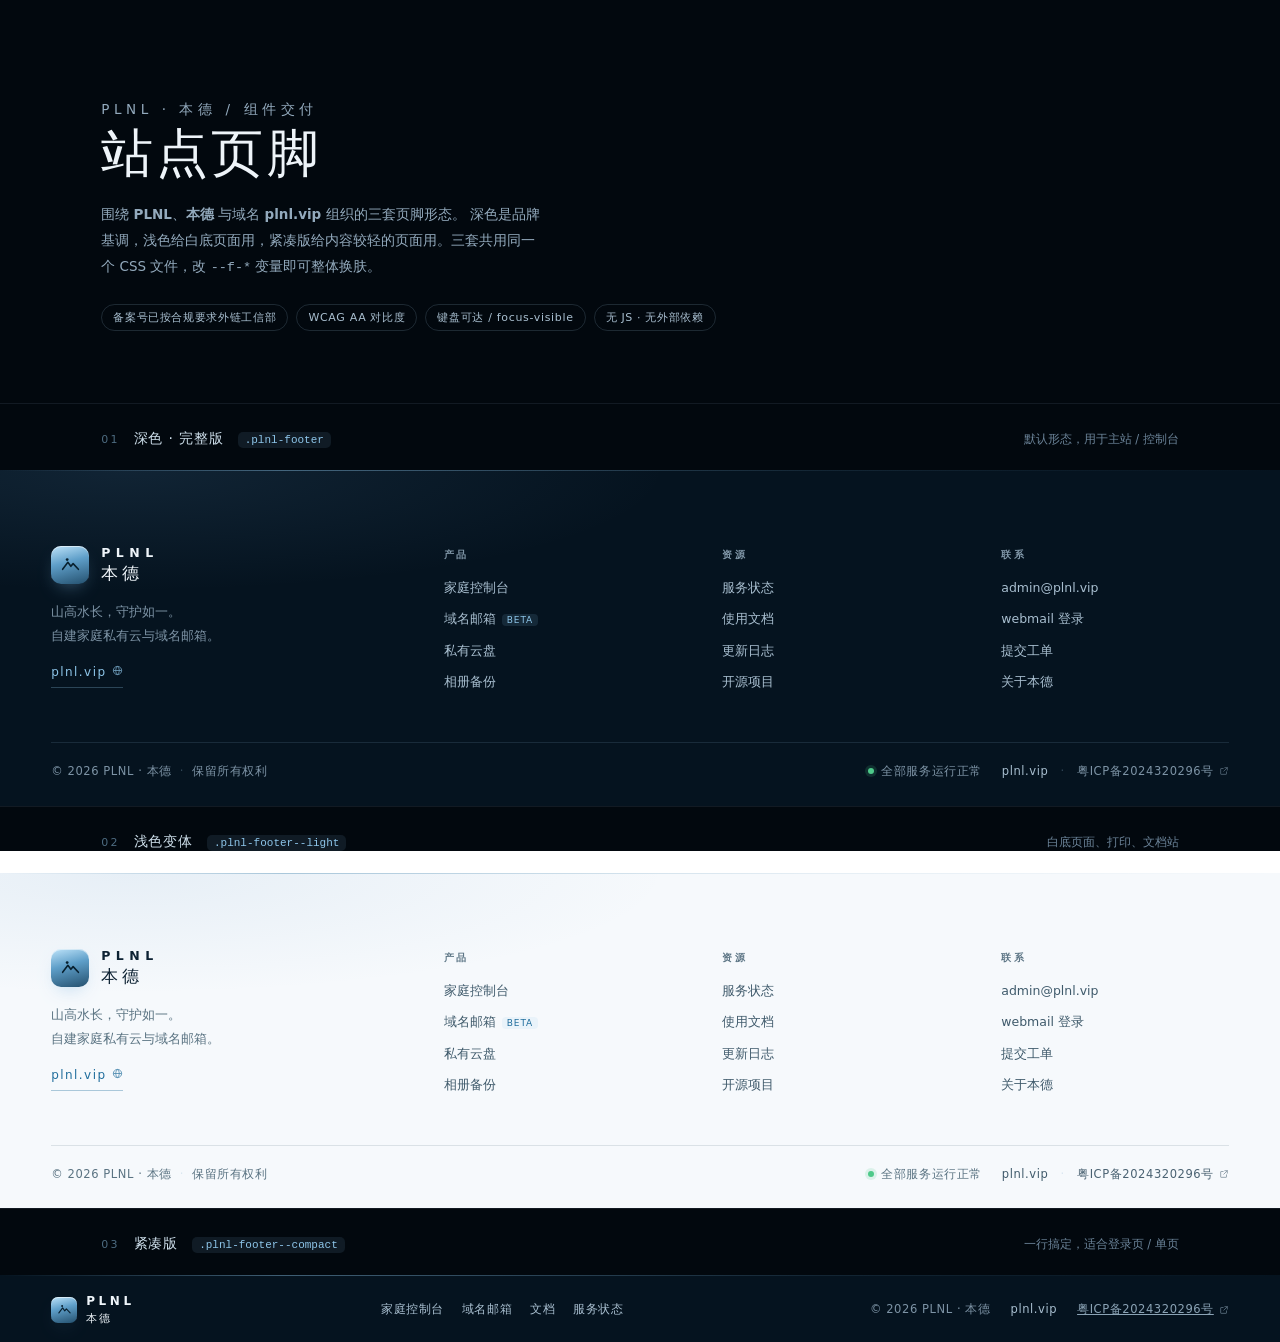
<file: footer/index.html>
<!DOCTYPE html>
<html lang="zh-CN">
<head>
<meta charset="UTF-8" />
<meta name="viewport" content="width=device-width, initial-scale=1" />
<title>PLNL · 本德 — 页脚组件</title>
<link rel="stylesheet" href="footer.css" />
<style>
  *,*::before,*::after{box-sizing:border-box}
  body{
    margin:0;background:#02080e;color:#eef4f9;
    font-family:"Inter","PingFang SC","Hiragino Sans GB","Microsoft YaHei",system-ui,sans-serif;
    -webkit-font-smoothing:antialiased;
  }
  /* ---- 交付页自己的排版，与被交付的页脚无关 ---- */
  .spec-head{
    max-width:1180px;margin:0 auto;
    padding:clamp(48px,8vw,96px) clamp(20px,4vw,56px) clamp(32px,5vw,56px);
  }
  .spec-kicker{
    margin:0 0 14px;font-size:10.5px;letter-spacing:.34em;text-transform:uppercase;color:#5d7b8f;
  }
  .spec-head h1{
    margin:0 0 14px;font-family:"Songti SC","Noto Serif SC",Georgia,serif;
    font-size:clamp(30px,4.4vw,52px);font-weight:500;letter-spacing:.06em;line-height:1.24;
  }
  .spec-head p{max-width:52ch;margin:0;font-size:13.5px;line-height:1.95;color:#93aabd}
  .spec-tags{display:flex;flex-wrap:wrap;gap:8px;margin-top:22px;padding:0;list-style:none}
  .spec-tags li{
    padding:5px 11px;border-radius:999px;border:1px solid rgba(152,188,216,.18);
    font-size:11px;letter-spacing:.06em;color:#a9bfd0;
  }

  .spec-sec{position:relative;border-top:1px solid rgba(152,188,216,.10)}
  .spec-sec__bar{
    display:flex;align-items:baseline;gap:14px;flex-wrap:wrap;
    max-width:1180px;margin:0 auto;padding:26px clamp(20px,4vw,56px) 0;
  }
  .spec-sec__num{
    font-size:11px;letter-spacing:.2em;color:#4d6b80;
  }
  .spec-sec__bar h2{
    margin:0;font-size:14px;font-weight:500;letter-spacing:.06em;color:#cfe0ec;
  }
  .spec-sec__bar code{
    padding:2px 7px;border-radius:5px;background:rgba(142,198,234,.10);
    font-size:11px;color:#8ec6ea;
  }
  .spec-sec__note{margin:0 0 0 auto;font-size:11.5px;color:#6b8398}
  .spec-stage{padding-top:22px}
  .spec-stage--light{background:#ffffff}

  @media (max-width:640px){
    .spec-sec__note{margin-left:0;width:100%}
  }
</style>
</head>
<body>

<header class="spec-head">
  <p class="spec-kicker">PLNL · 本德 / 组件交付</p>
  <h1>站点页脚</h1>
  <p>
    围绕 <strong>PLNL</strong>、<strong>本德</strong> 与域名 <strong>plnl.vip</strong> 组织的三套页脚形态。
    深色是品牌基调，浅色给白底页面用，紧凑版给内容较轻的页面用。三套共用同一个 CSS 文件，改 <code>--f-*</code> 变量即可整体换肤。
  </p>
  <ul class="spec-tags">
    <li>备案号已按合规要求外链工信部</li>
    <li>WCAG AA 对比度</li>
    <li>键盘可达 / focus-visible</li>
    <li>无 JS · 无外部依赖</li>
  </ul>
</header>

<section class="spec-sec">
  <div class="spec-sec__bar">
    <span class="spec-sec__num">01</span>
    <h2>深色 · 完整版</h2>
    <code>.plnl-footer</code>
    <p class="spec-sec__note">默认形态，用于主站 / 控制台</p>
  </div>
  <div class="spec-stage">
<!-- ============================================================
     PLNL · 本德 — 页脚（完整版）
     用法：整段贴到页面底部，或用 <iframe> / 组件化方式引入
     配色：改 footer.css 顶部 --f-* 变量即可
     ============================================================ -->
<footer class="plnl-footer">

  <div class="plnl-footer__inner">

    <!-- 品牌区 -->
    <div class="plnl-brand-block">
      <a class="plnl-brand" href="https://plnl.vip" aria-label="PLNL 本德 · 返回首页">
        <span class="plnl-brand__mark" aria-hidden="true">
          <svg viewBox="0 0 24 24" fill="none">
            <path d="M3 17.5 9 9.5l3.4 4.6L15 11l6 6.5" stroke="#08202f" stroke-width="1.8"
                  stroke-linecap="round" stroke-linejoin="round"/>
            <circle cx="8.2" cy="6.4" r="1.6" fill="#08202f"/>
          </svg>
        </span>
        <span class="plnl-brand__text">
          <span class="plnl-brand__word">PLNL</span>
          <span class="plnl-brand__cn">本德</span>
        </span>
      </a>

      <p class="plnl-brand__tagline">
        山高水长，守护如一。<br />自建家庭私有云与域名邮箱。
      </p>

      <a class="plnl-domain" href="https://plnl.vip" rel="noopener">
        plnl.vip
        <svg viewBox="0 0 24 24" fill="none" stroke="currentColor" stroke-width="1.8" aria-hidden="true">
          <circle cx="12" cy="12" r="9"/><path d="M3 12h18"/>
          <path d="M12 3c2.5 2.6 3.8 5.6 3.8 9s-1.3 6.4-3.8 9c-2.5-2.6-3.8-5.6-3.8-9S9.5 5.6 12 3Z"/>
        </svg>
      </a>
    </div>

    <!-- 产品 -->
    <nav class="plnl-col" aria-labelledby="plnl-f-product">
      <h2 class="plnl-col__title" id="plnl-f-product">产品</h2>
      <ul>
        <li><a href="https://plnl.vip">家庭控制台</a></li>
        <li><a href="https://mail.plnl.vip">域名邮箱<span class="is-beta">BETA</span></a></li>
        <li><a href="https://plnl.vip">私有云盘</a></li>
        <li><a href="https://plnl.vip">相册备份</a></li>
      </ul>
    </nav>

    <!-- 资源 -->
    <nav class="plnl-col" aria-labelledby="plnl-f-docs">
      <h2 class="plnl-col__title" id="plnl-f-docs">资源</h2>
      <ul>
        <li><a href="https://plnl.vip">服务状态</a></li>
        <li><a href="https://plnl.vip">使用文档</a></li>
        <li><a href="https://plnl.vip">更新日志</a></li>
        <li><a href="https://github.com/plnl/NameCraneLogin" target="_blank" rel="noopener noreferrer">开源项目</a></li>
      </ul>
    </nav>

    <!-- 联系 -->
    <nav class="plnl-col" aria-labelledby="plnl-f-contact">
      <h2 class="plnl-col__title" id="plnl-f-contact">联系</h2>
      <ul>
        <li><a href="mailto:admin@plnl.vip">admin@plnl.vip</a></li>
        <li><a href="https://mail.plnl.vip">webmail 登录</a></li>
        <li><a href="https://plnl.vip">提交工单</a></li>
        <li><a href="https://plnl.vip">关于本德</a></li>
      </ul>
    </nav>

  </div>

  <!-- 底部条：版权 / 服务状态 / 域名 + 备案 -->
  <div class="plnl-footer__bar">
    <p>© 2026 PLNL · 本德<span class="sep" aria-hidden="true">·</span>保留所有权利</p>

    <div class="plnl-bar__meta">
      <p class="plnl-status">
        <span class="plnl-status__dot" aria-hidden="true"></span>全部服务运行正常
      </p>
      <p>
        <a href="https://plnl.vip">plnl.vip</a>
        <span class="sep" aria-hidden="true">·</span>
        <a class="plnl-icp" href="https://beian.miit.gov.cn/" target="_blank" rel="noopener noreferrer">
          粤ICP备2024320296号
          <svg viewBox="0 0 24 24" fill="none" stroke="currentColor" stroke-width="2" aria-hidden="true">
            <path d="M14 4h6v6M20 4l-8.5 8.5" stroke-linecap="round" stroke-linejoin="round"/>
            <path d="M18 14v5a1 1 0 0 1-1 1H5a1 1 0 0 1-1-1V7a1 1 0 0 1 1-1h5" stroke-linecap="round"/>
          </svg>
        </a>
      </p>
    </div>
  </div>

</footer>
  </div>
</section>

<section class="spec-sec">
  <div class="spec-sec__bar">
    <span class="spec-sec__num">02</span>
    <h2>浅色变体</h2>
    <code>.plnl-footer--light</code>
    <p class="spec-sec__note">白底页面、打印、文档站</p>
  </div>
  <div class="spec-stage spec-stage--light">
<!-- ============================================================
     PLNL · 本德 — 页脚（完整版）
     用法：整段贴到页面底部，或用 <iframe> / 组件化方式引入
     配色：改 footer.css 顶部 --f-* 变量即可
     ============================================================ -->
<footer class="plnl-footer plnl-footer--light">

  <div class="plnl-footer__inner">

    <!-- 品牌区 -->
    <div class="plnl-brand-block">
      <a class="plnl-brand" href="https://plnl.vip" aria-label="PLNL 本德 · 返回首页">
        <span class="plnl-brand__mark" aria-hidden="true">
          <svg viewBox="0 0 24 24" fill="none">
            <path d="M3 17.5 9 9.5l3.4 4.6L15 11l6 6.5" stroke="#08202f" stroke-width="1.8"
                  stroke-linecap="round" stroke-linejoin="round"/>
            <circle cx="8.2" cy="6.4" r="1.6" fill="#08202f"/>
          </svg>
        </span>
        <span class="plnl-brand__text">
          <span class="plnl-brand__word">PLNL</span>
          <span class="plnl-brand__cn">本德</span>
        </span>
      </a>

      <p class="plnl-brand__tagline">
        山高水长，守护如一。<br />自建家庭私有云与域名邮箱。
      </p>

      <a class="plnl-domain" href="https://plnl.vip" rel="noopener">
        plnl.vip
        <svg viewBox="0 0 24 24" fill="none" stroke="currentColor" stroke-width="1.8" aria-hidden="true">
          <circle cx="12" cy="12" r="9"/><path d="M3 12h18"/>
          <path d="M12 3c2.5 2.6 3.8 5.6 3.8 9s-1.3 6.4-3.8 9c-2.5-2.6-3.8-5.6-3.8-9S9.5 5.6 12 3Z"/>
        </svg>
      </a>
    </div>

    <!-- 产品 -->
    <nav class="plnl-col" aria-labelledby="plnl-f-product">
      <h2 class="plnl-col__title" id="plnl-f-product">产品</h2>
      <ul>
        <li><a href="https://plnl.vip">家庭控制台</a></li>
        <li><a href="https://mail.plnl.vip">域名邮箱<span class="is-beta">BETA</span></a></li>
        <li><a href="https://plnl.vip">私有云盘</a></li>
        <li><a href="https://plnl.vip">相册备份</a></li>
      </ul>
    </nav>

    <!-- 资源 -->
    <nav class="plnl-col" aria-labelledby="plnl-f-docs">
      <h2 class="plnl-col__title" id="plnl-f-docs">资源</h2>
      <ul>
        <li><a href="https://plnl.vip">服务状态</a></li>
        <li><a href="https://plnl.vip">使用文档</a></li>
        <li><a href="https://plnl.vip">更新日志</a></li>
        <li><a href="https://github.com/plnl/NameCraneLogin" target="_blank" rel="noopener noreferrer">开源项目</a></li>
      </ul>
    </nav>

    <!-- 联系 -->
    <nav class="plnl-col" aria-labelledby="plnl-f-contact">
      <h2 class="plnl-col__title" id="plnl-f-contact">联系</h2>
      <ul>
        <li><a href="mailto:admin@plnl.vip">admin@plnl.vip</a></li>
        <li><a href="https://mail.plnl.vip">webmail 登录</a></li>
        <li><a href="https://plnl.vip">提交工单</a></li>
        <li><a href="https://plnl.vip">关于本德</a></li>
      </ul>
    </nav>

  </div>

  <!-- 底部条：版权 / 服务状态 / 域名 + 备案 -->
  <div class="plnl-footer__bar">
    <p>© 2026 PLNL · 本德<span class="sep" aria-hidden="true">·</span>保留所有权利</p>

    <div class="plnl-bar__meta">
      <p class="plnl-status">
        <span class="plnl-status__dot" aria-hidden="true"></span>全部服务运行正常
      </p>
      <p>
        <a href="https://plnl.vip">plnl.vip</a>
        <span class="sep" aria-hidden="true">·</span>
        <a class="plnl-icp" href="https://beian.miit.gov.cn/" target="_blank" rel="noopener noreferrer">
          粤ICP备2024320296号
          <svg viewBox="0 0 24 24" fill="none" stroke="currentColor" stroke-width="2" aria-hidden="true">
            <path d="M14 4h6v6M20 4l-8.5 8.5" stroke-linecap="round" stroke-linejoin="round"/>
            <path d="M18 14v5a1 1 0 0 1-1 1H5a1 1 0 0 1-1-1V7a1 1 0 0 1 1-1h5" stroke-linecap="round"/>
          </svg>
        </a>
      </p>
    </div>
  </div>

</footer>
  </div>
</section>

<section class="spec-sec">
  <div class="spec-sec__bar">
    <span class="spec-sec__num">03</span>
    <h2>紧凑版</h2>
    <code>.plnl-footer--compact</code>
    <p class="spec-sec__note">一行搞定，适合登录页 / 单页</p>
  </div>
  <div class="spec-stage">
<footer class="plnl-footer plnl-footer--compact">
  <div class="plnl-footer__compact-row">
    <a class="plnl-brand" href="https://plnl.vip" aria-label="PLNL 本德 · 返回首页">
      <span class="plnl-brand__mark" aria-hidden="true">
        <svg viewBox="0 0 24 24" fill="none">
          <path d="M3 17.5 9 9.5l3.4 4.6L15 11l6 6.5" stroke="#08202f" stroke-width="1.8"
                stroke-linecap="round" stroke-linejoin="round"/>
          <circle cx="8.2" cy="6.4" r="1.6" fill="#08202f"/>
        </svg>
      </span>
      <span class="plnl-brand__text">
        <span class="plnl-brand__word">PLNL</span>
        <span class="plnl-brand__cn">本德</span>
      </span>
    </a>
    <div class="plnl-links">
      <a href="https://plnl.vip">家庭控制台</a>
      <a href="https://mail.plnl.vip">域名邮箱</a>
      <a href="https://plnl.vip">文档</a>
      <a href="https://plnl.vip">服务状态</a>
    </div>
    <div class="plnl-bar__meta">
      <span>© 2026 PLNL · 本德</span>
      <a href="https://plnl.vip">plnl.vip</a>
      <a class="plnl-icp" href="https://beian.miit.gov.cn/" target="_blank" rel="noopener noreferrer">粤ICP备2024320296号
        <svg viewBox="0 0 24 24" fill="none" stroke="currentColor" stroke-width="2" aria-hidden="true">
          <path d="M14 4h6v6M20 4l-8.5 8.5" stroke-linecap="round" stroke-linejoin="round"/>
          <path d="M18 14v5a1 1 0 0 1-1 1H5a1 1 0 0 1-1-1V7a1 1 0 0 1 1-1h5" stroke-linecap="round"/>
        </svg>
      </a>
    </div>
  </div>
</footer>
  </div>
</section>

</body>
</html>
</file>
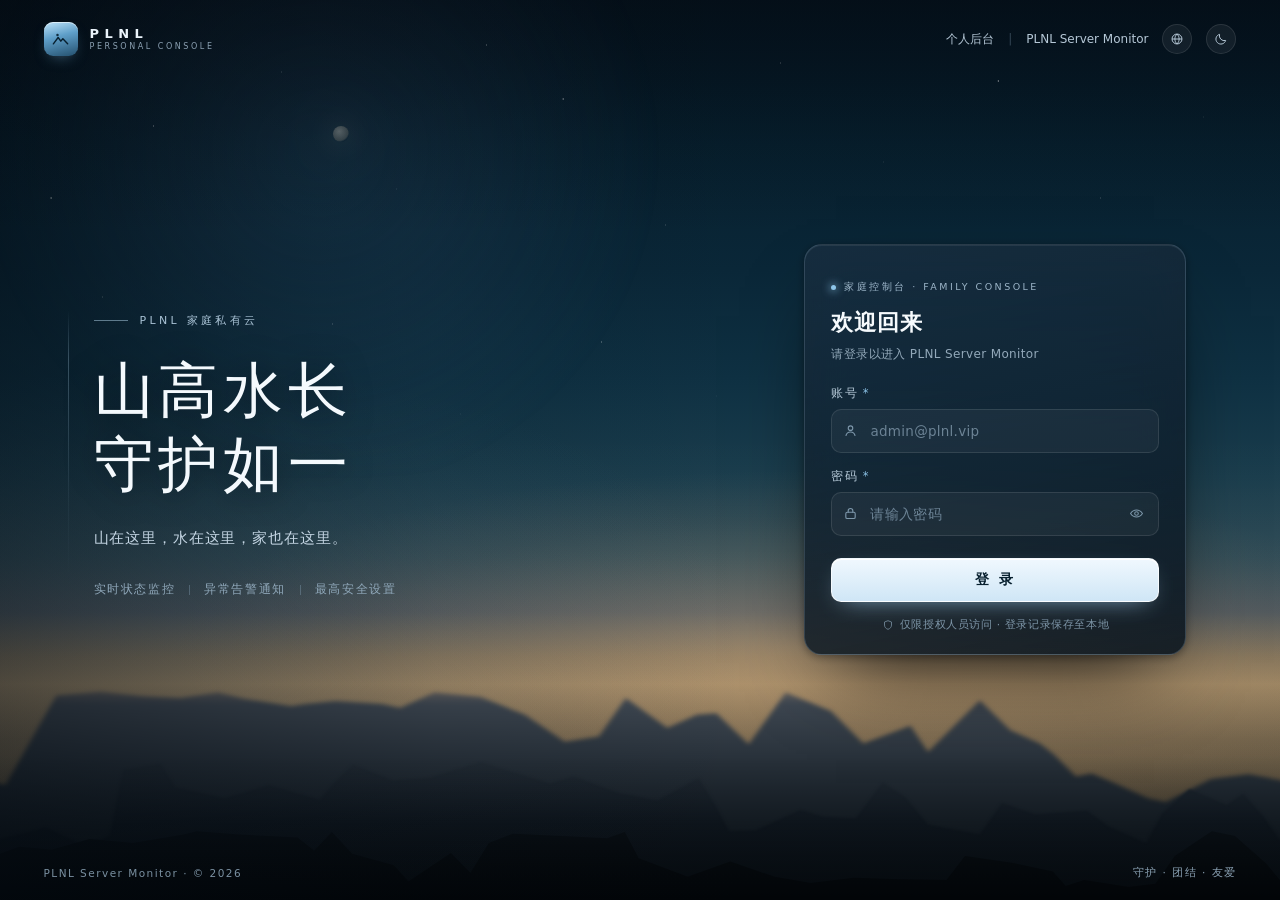
<file: design/full-glass-card-reference.html>
<!DOCTYPE html>
<html lang="zh-CN">
<head>
<meta charset="UTF-8" />
<meta name="viewport" content="width=device-width, initial-scale=1, viewport-fit=cover" />
<meta name="color-scheme" content="dark" />
<meta name="theme-color" content="#071320" />
<title>登录 · PLNL 家庭私有云</title>
<style>
/* ============================================================
   PLNL Mail Login — 设计基准版（可独立打开预览）
   设计令牌：深空夜景 + 玻璃拟态卡片 + 中文衬线标题
   对比度：正文 ≥ 4.5:1，标题 ≥ 3:1（WCAG AA）
   ============================================================ */
*,*::before,*::after{box-sizing:border-box}
:root{
  /* 色板 */
  --sky-top:#050d16;
  --sky-mid:#0a1a27;
  --sky-low:#16232c;
  --horizon:#3c3830;
  --ink:#eef4f9;
  --ink-soft:#b6c8d7;
  --ink-mute:#8ba0b2;
  --accent:#8ec6ea;
  --accent-deep:#3f7fac;
  --line:rgba(163,192,214,.16);
  --line-strong:rgba(170,200,224,.28);

  /* 玻璃卡片 */
  --card-bg:linear-gradient(168deg, rgba(28,47,64,.72) 0%, rgba(9,20,30,.88) 100%);
  --card-edge:rgba(168,199,224,.20);
  --card-shadow:0 40px 80px -32px rgba(0,0,0,.85), 0 2px 8px rgba(0,0,0,.35);

  /* 尺寸节奏（4pt 基准） */
  --r-sm:10px;
  --r-md:12px;
  --r-lg:18px;
  --r-full:999px;

  /* 字体 */
  --sans:"Inter","PingFang SC","Hiragino Sans GB","Microsoft YaHei",system-ui,-apple-system,"Segoe UI",sans-serif;
  --serif:"Songti SC","Noto Serif SC","Source Han Serif SC","SimSun",Georgia,serif;
  --ease:cubic-bezier(.22,.61,.36,1);
}

html,body{height:100%}
body{
  margin:0;
  min-height:100%;
  font-family:var(--sans);
  color:var(--ink);
  background:var(--sky-top);
  -webkit-font-smoothing:antialiased;
  text-rendering:optimizeLegibility;
  overflow-x:hidden;
}

/* ---------- 场景底层 ---------- */
.scene{position:fixed;inset:0;overflow:hidden;z-index:0;pointer-events:none}

.sky{
  position:absolute;inset:0;
  background:
    radial-gradient(64% 26% at 62% 72%, rgba(246,198,146,.26) 0%, rgba(198,152,108,.07) 55%, transparent 76%),
    radial-gradient(60% 40% at 14% 70%, rgba(126,164,196,.10) 0%, transparent 74%),
    linear-gradient(180deg,
      #05131f 0%,
      #07202f 16%,
      #0a2738 30%,
      #0f3143 42%,
      #1a3d4d 53%,
      #2c4955 62%,
      #46525a 68%,
      #7d6f57 73%,
      #96805e 76%,
      #6a5c45 82%,
      #3a3428 92%,
      #262219 100%);
}
/* 星点：手工排布，避免规律网格感 */
.sky::before{
  content:"";position:absolute;inset:0;
  background-image:
    radial-gradient(1.6px 1.6px at 12% 14%, rgba(255,255,255,.95), transparent 60%),
    radial-gradient(1.2px 1.2px at 22% 8%, rgba(255,255,255,.65), transparent 60%),
    radial-gradient(1.1px 1.1px at 31% 21%, rgba(255,255,255,.75), transparent 60%),
    radial-gradient(1.8px 1.8px at 44% 11%, rgba(255,255,255,.9), transparent 60%),
    radial-gradient(1.1px 1.1px at 52% 25%, rgba(255,255,255,.55), transparent 60%),
    radial-gradient(1.3px 1.3px at 61% 7%,  rgba(255,255,255,.8), transparent 60%),
    radial-gradient(1.1px 1.1px at 69% 18%, rgba(255,255,255,.6), transparent 60%),
    radial-gradient(1.9px 1.9px at 78% 9%,  rgba(255,255,255,.92), transparent 60%),
    radial-gradient(1.2px 1.2px at 86% 22%, rgba(255,255,255,.7), transparent 60%),
    radial-gradient(1.1px 1.1px at 94% 13%, rgba(255,255,255,.6), transparent 60%),
    radial-gradient(1.3px 1.3px at 8% 33%,  rgba(255,255,255,.55), transparent 60%),
    radial-gradient(1.1px 1.1px at 18% 42%, rgba(255,255,255,.45), transparent 60%),
    radial-gradient(1.4px 1.4px at 26% 36%, rgba(255,255,255,.6), transparent 60%),
    radial-gradient(1.1px 1.1px at 36% 46%, rgba(255,255,255,.4), transparent 60%),
    radial-gradient(1.5px 1.5px at 47% 38%, rgba(255,255,255,.55), transparent 60%),
    radial-gradient(1.1px 1.1px at 56% 44%, rgba(255,255,255,.35), transparent 60%),
    radial-gradient(1.2px 1.2px at 64% 34%, rgba(255,255,255,.5), transparent 60%),
    radial-gradient(1.1px 1.1px at 72% 45%, rgba(255,255,255,.35), transparent 60%),
    radial-gradient(1.4px 1.4px at 83% 38%, rgba(255,255,255,.45), transparent 60%),
    radial-gradient(1.1px 1.1px at 91% 47%, rgba(255,255,255,.3), transparent 60%),
    radial-gradient(2.2px 2.2px at 4% 22%, rgba(255,255,255,.85), transparent 60%),
    radial-gradient(1.6px 1.6px at 38% 5%, rgba(255,255,255,.75), transparent 60%);
  opacity:.95;
  animation:twinkle 9s ease-in-out infinite alternate;
}
@keyframes twinkle{from{opacity:.68}to{opacity:1}}

/* 淡月光 + 冷色大气散光 */
.moon{
  position:absolute;left:26%;top:14%;
  width:16px;height:16px;border-radius:50%;
  background:radial-gradient(circle at 38% 34%, rgba(252,246,232,.95), rgba(228,210,182,.55) 62%, rgba(228,210,182,0) 74%);
  box-shadow:0 0 22px 6px rgba(248,236,214,.14), 0 0 70px 26px rgba(200,216,236,.07);
  opacity:.5;
}
.glow{
  position:absolute;left:-10%;top:-18%;width:70%;height:70%;
  background:radial-gradient(circle at 50% 50%, rgba(96,150,196,.16), transparent 62%);
  filter:blur(10px);
}

/* ---------- 山脊（内联 SVG，曲线比多边形更接近照片） ---------- */
.ridges{
  position:absolute;left:-2%;right:-2%;bottom:0;
  width:104%;height:36vh;
  display:block;
}
.ridges .r-far{filter:blur(2.6px)}
.ridges .r-mid{filter:blur(1.5px)}
.ridges .r-near{filter:blur(.6px)}
/* 地平线暖雾，让山脊与天空之间不硬接 */
.haze{
  position:absolute;left:0;right:0;bottom:6vh;height:46vh;
  background:linear-gradient(180deg, rgba(248,214,176,0) 0%, rgba(248,214,176,.04) 48%, rgba(248,214,176,.075) 100%);
  pointer-events:none;
}
/* 底部压暗，保证页脚可读 */
.vignette{
  position:absolute;inset:0;
  background:
    linear-gradient(180deg, rgba(3,9,15,.42) 0%, transparent 26%),
    linear-gradient(90deg, rgba(3,10,17,.5) 0%, rgba(3,10,17,.12) 34%, transparent 58%),
    linear-gradient(0deg, rgba(2,6,10,.5) 0%, transparent 16%);
}

/* ---------- 顶部栏 ---------- */
.page{position:relative;z-index:1;min-height:100vh;display:flex;flex-direction:column}
.topbar{
  display:flex;align-items:center;justify-content:space-between;
  gap:24px;padding:22px clamp(20px,3.4vw,52px);
}
.brand{display:flex;align-items:center;gap:12px;text-decoration:none;color:inherit}
.brand-mark{
  width:34px;height:34px;border-radius:9px;flex:none;
  display:grid;place-items:center;
  background:linear-gradient(165deg,#bfe4fa 0%,#5f9fc9 42%,#24506e 100%);
  box-shadow:inset 0 1px 0 rgba(255,255,255,.55), 0 6px 16px -8px rgba(120,180,225,.7);
}
.brand-mark svg{width:19px;height:19px;color:#08202f}
.brand-text{display:flex;flex-direction:column;gap:3px;line-height:1}
.brand-word{
  font-size:13px;font-weight:600;letter-spacing:.42em;color:#eaf3fa;
}
.brand-sub{
  font-size:8px;letter-spacing:.32em;color:var(--ink-mute);font-weight:500;
}
.topbar-right{display:flex;align-items:center;gap:14px;font-size:12px;color:var(--ink-soft)}
.topbar-right .link{color:var(--ink-soft);text-decoration:none;transition:color .2s var(--ease)}
.topbar-right .link:hover{color:#fff}
.topbar-right .sep{color:rgba(163,192,214,.3)}
.icon-btn{
  width:30px;height:30px;border-radius:50%;
  display:grid;place-items:center;
  background:rgba(255,255,255,.06);
  border:1px solid rgba(255,255,255,.10);
  color:var(--ink-soft);
  cursor:pointer;
  transition:background .2s var(--ease), color .2s var(--ease), border-color .2s var(--ease), transform .2s var(--ease);
}
.icon-btn:hover{background:rgba(255,255,255,.13);color:#fff;border-color:rgba(255,255,255,.2);transform:translateY(-1px)}
.icon-btn:focus-visible{outline:2px solid var(--accent);outline-offset:2px}
.icon-btn svg{width:14px;height:14px}

/* ---------- 主区 ---------- */
.main{
  flex:1;
  display:flex;align-items:center;justify-content:space-between;
  gap:clamp(32px,5vw,80px);
  width:100%;max-width:1180px;margin:0 auto;
  padding:clamp(24px,4vh,56px) clamp(20px,3.4vw,52px) clamp(56px,9vh,120px);
}

/* 左侧文案 */
.hero{max-width:520px;position:relative;animation:riseIn .9s var(--ease) both}
.hero::before{
  content:"";position:absolute;left:-26px;top:8px;bottom:14px;width:1px;
  background:linear-gradient(180deg, transparent, rgba(180,214,236,.28) 18%, rgba(180,214,236,.06) 70%, transparent);
}
.eyebrow{
  display:flex;align-items:center;gap:12px;
  font-size:11px;letter-spacing:.3em;color:#a9c2d5;text-transform:uppercase;
  margin-bottom:26px;
}
.eyebrow .rule{width:34px;height:1px;background:rgba(180,214,236,.5)}
h1{
  margin:0 0 22px;
  font-family:var(--serif);
  font-weight:500;
  font-size:clamp(38px,4.7vw,66px);
  line-height:1.24;
  letter-spacing:.08em;
  color:#f4f9fd;
  text-shadow:0 2px 30px rgba(4,12,20,.55);
}
.hero-sub{
  margin:0 0 30px;
  font-size:14.5px;line-height:1.9;letter-spacing:.06em;
  color:#c3d4e2;
  max-width:26em;
}
.meta{
  display:flex;flex-wrap:wrap;align-items:center;gap:0;
  margin:0;padding:0;list-style:none;
  font-size:11.5px;letter-spacing:.14em;color:#8fa7b9;
}
.meta li{display:flex;align-items:center}
.meta li+li::before{
  content:"";width:1px;height:10px;margin:0 14px;
  background:rgba(150,180,205,.32);
}

/* 右侧登录卡片 */
.card{
  flex:none;width:382px;
  padding:26px 26px 22px;
  border-radius:var(--r-lg);
  background:var(--card-bg);
  border:1px solid var(--card-edge);
  box-shadow:var(--card-shadow), inset 0 1px 0 rgba(255,255,255,.07);
  backdrop-filter:blur(22px) saturate(130%);
  -webkit-backdrop-filter:blur(22px) saturate(130%);
  animation:riseIn 1s var(--ease) .12s both;
}
@keyframes riseIn{from{opacity:0;transform:translateY(14px)}to{opacity:1;transform:none}}

.card-eyebrow{
  display:flex;align-items:center;gap:8px;
  font-size:9.5px;letter-spacing:.26em;color:#9db6c9;text-transform:uppercase;
  margin-bottom:14px;
}
.card-eyebrow .dot{
  width:5px;height:5px;border-radius:50%;background:var(--accent);
  box-shadow:0 0 8px 1px rgba(142,198,234,.8);
}
.card h2{
  margin:0 0 6px;
  font-size:22px;font-weight:600;letter-spacing:.04em;color:#f6fafd;
}
.card-sub{
  margin:0 0 22px;
  font-size:12px;line-height:1.7;letter-spacing:.03em;color:#93a9ba;
}

.field{margin-bottom:16px}
.field label{
  display:flex;align-items:center;gap:5px;
  font-size:11.5px;letter-spacing:.1em;color:#b6c9d8;margin-bottom:8px;
}
.field label .req{color:#8ec6ea}
.control{position:relative;display:flex;align-items:center}
.control .lead{
  position:absolute;left:12px;display:grid;place-items:center;
  color:#7d97aa;pointer-events:none;transition:color .2s var(--ease);
}
.control .lead svg{width:15px;height:15px}
.control input{
  width:100%;height:44px;
  padding:0 40px 0 38px;
  font:inherit;font-size:13.5px;letter-spacing:.02em;
  color:#eaf3fa;
  background:rgba(255,255,255,.045);
  border:1px solid rgba(255,255,255,.10);
  border-radius:var(--r-sm);
  transition:border-color .2s var(--ease), background .2s var(--ease), box-shadow .2s var(--ease);
  -webkit-appearance:none;appearance:none;
}
.control input::placeholder{color:#6c8395}
.control input:hover{background:rgba(255,255,255,.065)}
.control input:focus{
  outline:none;
  border-color:rgba(142,198,234,.62);
  background:rgba(255,255,255,.08);
  box-shadow:0 0 0 3.5px rgba(142,198,234,.14);
}
.control:focus-within .lead{color:var(--accent)}
.control input:-webkit-autofill{
  -webkit-text-fill-color:#eaf3fa;
  -webkit-box-shadow:0 0 0 1000px #0e2231 inset;
  caret-color:#eaf3fa;
}
.eye{
  position:absolute;right:8px;
  width:30px;height:30px;border-radius:8px;
  display:grid;place-items:center;
  background:transparent;border:0;color:#7d97aa;cursor:pointer;
  transition:color .2s var(--ease), background .2s var(--ease);
}
.eye:hover{color:#dbe9f4;background:rgba(255,255,255,.08)}
.eye:focus-visible{outline:2px solid var(--accent);outline-offset:1px}
.eye svg{width:15px;height:15px}

.error{
  display:none;align-items:center;gap:6px;
  margin:2px 0 12px;font-size:11.5px;letter-spacing:.02em;color:#f3a79f;
}
.error[data-show="true"]{display:flex}
.error svg{width:13px;height:13px;flex:none}

.submit{
  width:100%;height:44px;margin-top:6px;
  display:inline-flex;align-items:center;justify-content:center;gap:8px;
  font:inherit;font-size:13.5px;font-weight:600;letter-spacing:.22em;
  color:#08202f;
  background:linear-gradient(180deg,#f0f8fe 0%,#cfe6f6 100%);
  border:1px solid rgba(255,255,255,.7);
  border-radius:var(--r-sm);
  cursor:pointer;
  box-shadow:0 8px 24px -12px rgba(160,205,235,.9), inset 0 1px 0 #fff;
  transition:transform .18s var(--ease), box-shadow .18s var(--ease), filter .18s var(--ease);
}
.submit:hover{transform:translateY(-1px);filter:brightness(1.03);box-shadow:0 12px 28px -12px rgba(160,205,235,1), inset 0 1px 0 #fff}
.submit:active{transform:translateY(0);filter:brightness(.98)}
.submit:focus-visible{outline:2px solid var(--accent);outline-offset:3px}
.submit[data-busy="true"]{opacity:.75;cursor:progress}

.card-note{
  display:flex;align-items:center;justify-content:center;gap:6px;
  margin:16px 0 0;
  font-size:10.5px;letter-spacing:.06em;color:#7e96a8;
}
.card-note svg{width:12px;height:12px;flex:none;opacity:.85}

.toast{
  position:fixed;left:50%;bottom:32px;transform:translate(-50%,16px);
  padding:11px 20px;border-radius:var(--r-full);
  background:rgba(12,26,38,.92);
  border:1px solid var(--line-strong);
  box-shadow:0 18px 40px -18px rgba(0,0,0,.9);
  font-size:12.5px;letter-spacing:.04em;color:#dceaf5;
  opacity:0;pointer-events:none;
  transition:opacity .3s var(--ease), transform .3s var(--ease);
  z-index:20;
}
.toast[data-show="true"]{opacity:1;transform:translate(-50%,0)}

/* ---------- 页脚 ---------- */
.foot{
  display:flex;align-items:center;justify-content:space-between;gap:16px;
  padding:0 clamp(20px,3.4vw,52px) 20px;
  font-size:10.5px;letter-spacing:.14em;color:#7a90a1;
}
.foot .right{color:#8aa1b3}

/* ---------- 响应式 ---------- */
@media (max-width:1023px){
  .main{flex-direction:column;justify-content:center;gap:36px;text-align:center;padding-bottom:clamp(72px,14vh,120px)}
  .hero{max-width:560px}
  .hero::before{display:none}
  .eyebrow{justify-content:center}
  h1{font-size:clamp(34px,7vw,52px)}
  .hero-sub{margin-inline:auto}
  .meta{justify-content:center}
  .card{width:min(100%,400px);text-align:left}
  .topbar-right .link,.topbar-right .sep,.topbar-right .server{display:none}
}
@media (max-width:640px){
  .topbar{padding:18px 20px}
  .brand-word{font-size:12px;letter-spacing:.34em}
  .main{padding-top:8px;gap:28px}
  .eyebrow{margin-bottom:16px;font-size:10px}
  h1{margin-bottom:14px;letter-spacing:.06em}
  .hero-sub{font-size:13px;margin-bottom:20px}
  .meta{font-size:10.5px}
  .meta li+li::before{margin:0 10px}
  .card{padding:22px 20px 18px}
  .card h2{font-size:20px}
  .foot{flex-direction:column;gap:8px;padding-bottom:16px;text-align:center}
}
@media (prefers-reduced-motion:reduce){
  *,*::before,*::after{animation:none!important;transition:none!important}
}
@media (max-height:620px) and (min-width:1024px){
  .main{padding-top:12px;padding-bottom:40px}
  h1{font-size:clamp(32px,3.6vw,48px)}
  .eyebrow{margin-bottom:14px}
  .hero-sub{margin-bottom:18px}
}
</style>
</head>
<body>

<!-- ========== 场景 ========== -->
<div class="scene" aria-hidden="true">
  <div class="sky"></div>
  <div class="glow"></div>
  <div class="moon"></div>
  <div class="haze"></div>
  <svg class="ridges" viewBox="0 0 1440 420" preserveAspectRatio="none" aria-hidden="true">
    <defs>
      <linearGradient id="rgFar" x1="0" y1="0" x2="0" y2="1">
        <stop offset="0" stop-color="#5d5b5c"/>
        <stop offset="6%" stop-color="#3d4650"/>
        <stop offset="35%" stop-color="#262f38"/>
        <stop offset="68%" stop-color="#151d24"/>
        <stop offset="100%" stop-color="#0d141a"/>
      </linearGradient>
      <linearGradient id="rgMid" x1="0" y1="0" x2="0" y2="1">
        <stop offset="0" stop-color="#232c35"/>
        <stop offset="45%" stop-color="#101820"/>
        <stop offset="100%" stop-color="#070c10"/>
      </linearGradient>
      <linearGradient id="rgNear" x1="0" y1="0" x2="0" y2="1">
        <stop offset="0" stop-color="#0a1015"/>
        <stop offset="100%" stop-color="#020406"/>
      </linearGradient>
    </defs>
    <path class="r-far" fill="url(#rgFar)" d="M0,262 L34,271 L89,155 L137,150 L183,156 L223,158 L264,151 L292,159 L343,169 L359,166 L391,162 L441,166 L461,171 L498,151 L548,157 L596,180 L639,215 L676,208 L705,158 L750,197 L782,180 L803,178 L838,218 L878,151 L927,175 L962,217 L1013,194 L1032,228 L1088,161 L1121,200 L1153,217 L1168,231 L1192,260 L1209,256 L1231,267 L1270,288 L1289,293 L1338,263 L1379,257 L1419,266 L1440,247 L1440,420 L0,420 Z"/>
    <path class="r-mid" fill="url(#rgMid)" d="M0,330 L24,342 L78,326 L122,351 L147,336 L161,251 L202,243 L218,274 L271,288 L319,271 L374,290 L389,269 L410,244 L453,265 L492,262 L548,241 L623,269 L649,260 L697,281 L739,291 L784,262 L803,299 L817,331 L845,330 L894,303 L919,312 L954,314 L983,267 L1008,287 L1032,322 L1088,335 L1112,294 L1148,309 L1204,304 L1228,325 L1268,346 L1285,308 L1315,276 L1355,297 L1373,282 L1396,313 L1413,343 L1440,281 L1440,420 L0,420 Z"/>
    <path class="r-near" fill="url(#rgNear)" d="M0,372 L49,351 L84,355 L125,341 L172,346 L227,335 L241,331 L286,335 L350,339 L368,356 L387,332 L409,360 L454,375 L470,396 L516,359 L537,385 L557,346 L583,334 L634,337 L685,340 L704,332 L719,366 L772,390 L818,370 L866,390 L905,398 L952,391 L1000,393 L1052,394 L1072,363 L1124,372 L1167,383 L1181,402 L1201,394 L1249,403 L1278,399 L1299,363 L1339,331 L1364,337 L1398,373 L1418,402 L1440,392 L1440,420 L0,420 Z"/>
  </svg>
  <div class="vignette"></div>
</div>

<div class="page">

  <!-- 顶部栏 -->
  <header class="topbar">
    <a class="brand" href="/" aria-label="PLNL 首页">
      <span class="brand-mark">
        <svg viewBox="0 0 24 24" fill="none" aria-hidden="true">
          <path d="M3 17.5 9 9.5l3.4 4.6L15 11l6 6.5" stroke="currentColor" stroke-width="1.8" stroke-linecap="round" stroke-linejoin="round"/>
          <circle cx="8.2" cy="6.4" r="1.6" fill="currentColor" opacity=".9"/>
        </svg>
      </span>
      <span class="brand-text">
        <span class="brand-word">PLNL</span>
        <span class="brand-sub">PERSONAL CONSOLE</span>
      </span>
    </a>

    <div class="topbar-right">
      <a class="link" href="#">个人后台</a>
      <span class="sep" aria-hidden="true">|</span>
      <span class="server">PLNL Server Monitor</span>
      <button class="icon-btn" type="button" aria-label="切换语言">
        <svg viewBox="0 0 24 24" fill="none" stroke="currentColor" stroke-width="1.7" aria-hidden="true">
          <circle cx="12" cy="12" r="8.5"/><path d="M3.5 12h17M12 3.5c2.4 2.3 3.6 5.2 3.6 8.5s-1.2 6.2-3.6 8.5c-2.4-2.3-3.6-5.2-3.6-8.5S9.6 5.8 12 3.5Z"/>
        </svg>
      </button>
      <button class="icon-btn" type="button" aria-label="外观">
        <svg viewBox="0 0 24 24" fill="none" stroke="currentColor" stroke-width="1.7" aria-hidden="true">
          <path d="M20 14.5A8.5 8.5 0 0 1 9.5 4a8.5 8.5 0 1 0 10.5 10.5Z"/>
        </svg>
      </button>
    </div>
  </header>

  <!-- 主区 -->
  <main class="main">
    <section class="hero">
      <p class="eyebrow"><span class="rule" aria-hidden="true"></span>PLNL 家庭私有云</p>
      <h1>山高水长<br>守护如一</h1>
      <p class="hero-sub">山在这里，水在这里，家也在这里。</p>
      <ul class="meta">
        <li>实时状态监控</li>
        <li>异常告警通知</li>
        <li>最高安全设置</li>
      </ul>
    </section>

    <section class="card" aria-labelledby="card-title">
      <p class="card-eyebrow"><span class="dot" aria-hidden="true"></span>家庭控制台 · FAMILY CONSOLE</p>
      <h2 id="card-title">欢迎回来</h2>
      <p class="card-sub">请登录以进入 PLNL Server Monitor</p>

      <form id="login-form" novalidate>
        <div class="field">
          <label for="account">账号 <span class="req" aria-hidden="true">*</span></label>
          <div class="control">
            <span class="lead" aria-hidden="true">
              <svg viewBox="0 0 24 24" fill="none" stroke="currentColor" stroke-width="1.8">
                <circle cx="12" cy="8.2" r="3.6"/><path d="M4.8 20c.9-3.6 3.7-5.6 7.2-5.6s6.3 2 7.2 5.6" stroke-linecap="round"/>
              </svg>
            </span>
            <input id="account" name="account" type="text" inputmode="email" autocomplete="username"
                   placeholder="admin@plnl.vip" required aria-describedby="form-error" />
          </div>
        </div>

        <div class="field">
          <label for="password">密码 <span class="req" aria-hidden="true">*</span></label>
          <div class="control">
            <span class="lead" aria-hidden="true">
              <svg viewBox="0 0 24 24" fill="none" stroke="currentColor" stroke-width="1.8">
                <rect x="4.5" y="10" width="15" height="10" rx="2.2"/><path d="M8.3 10V7.6a3.7 3.7 0 1 1 7.4 0V10" stroke-linecap="round"/>
              </svg>
            </span>
            <input id="password" name="password" type="password" autocomplete="current-password"
                   placeholder="请输入密码" required aria-describedby="form-error" />
            <button class="eye" type="button" id="toggle-pw" aria-label="显示密码" aria-pressed="false">
              <svg viewBox="0 0 24 24" fill="none" stroke="currentColor" stroke-width="1.7" id="eye-icon">
                <path d="M2.5 12S6.2 6.4 12 6.4 21.5 12 21.5 12 17.8 17.6 12 17.6 2.5 12 2.5 12Z"/>
                <circle cx="12" cy="12" r="2.9"/>
              </svg>
            </button>
          </div>
        </div>

        <p class="error" id="form-error" data-show="false" role="alert">
          <svg viewBox="0 0 24 24" fill="none" stroke="currentColor" stroke-width="2" aria-hidden="true">
            <circle cx="12" cy="12" r="9"/><path d="M12 7.5v5.5M12 16.4v.1" stroke-linecap="round"/>
          </svg>
          <span id="error-text">请输入账号与密码</span>
        </p>

        <button class="submit" type="submit" id="submit-btn">登 录</button>
      </form>

      <p class="card-note">
        <svg viewBox="0 0 24 24" fill="none" stroke="currentColor" stroke-width="1.8" aria-hidden="true">
          <path d="M12 3.4 19 6v6.1c0 4.1-2.9 7.3-7 8.5-4.1-1.2-7-4.4-7-8.5V6l7-2.6Z" stroke-linejoin="round"/>
        </svg>
        仅限授权人员访问 · 登录记录保存至本地
      </p>
    </section>
  </main>

  <footer class="foot">
    <span>PLNL Server Monitor · © 2026</span>
    <span class="right">守护 · 团结 · 友爱</span>
  </footer>
</div>

<div class="toast" id="toast" role="status" aria-live="polite"></div>

<script>
(function () {
  var form = document.getElementById('login-form');
  var account = document.getElementById('account');
  var password = document.getElementById('password');
  var error = document.getElementById('form-error');
  var errorText = document.getElementById('error-text');
  var toggle = document.getElementById('toggle-pw');
  var eyeIcon = document.getElementById('eye-icon');
  var submit = document.getElementById('submit-btn');
  var toast = document.getElementById('toast');
  var toastTimer;

  var EYE_OPEN = '<path d="M2.5 12S6.2 6.4 12 6.4 21.5 12 21.5 12 17.8 17.6 12 17.6 2.5 12 2.5 12Z"/><circle cx="12" cy="12" r="2.9"/>';
  var EYE_OFF = '<path d="M3 3l18 18" stroke-linecap="round"/><path d="M10.6 6.6A8.9 8.9 0 0 1 12 6.4c5.8 0 9.5 5.6 9.5 5.6a17 17 0 0 1-2.9 3.3M6.5 8.1A17 17 0 0 0 2.5 12S6.2 17.6 12 17.6c1 0 1.9-.2 2.8-.5" stroke-linecap="round"/>';

  toggle.addEventListener('click', function () {
    var show = password.type === 'password';
    password.type = show ? 'text' : 'password';
    toggle.setAttribute('aria-pressed', String(show));
    toggle.setAttribute('aria-label', show ? '隐藏密码' : '显示密码');
    eyeIcon.innerHTML = show ? EYE_OFF : EYE_OPEN;
    password.focus();
  });

  function showToast(msg) {
    toast.textContent = msg;
    toast.dataset.show = 'true';
    clearTimeout(toastTimer);
    toastTimer = setTimeout(function () { toast.dataset.show = 'false'; }, 3200);
  }

  function setError(msg) {
    if (!msg) { error.dataset.show = 'false'; account.removeAttribute('aria-invalid'); password.removeAttribute('aria-invalid'); return; }
    errorText.textContent = msg;
    error.dataset.show = 'true';
  }

  form.addEventListener('submit', function (e) {
    e.preventDefault();
    if (!account.value.trim()) { setError('请输入账号'); account.focus(); account.setAttribute('aria-invalid', 'true'); return; }
    if (!password.value) { setError('请输入密码'); password.focus(); password.setAttribute('aria-invalid', 'true'); return; }
    setError('');
    submit.dataset.busy = 'true';
    submit.textContent = '正在验证…';
    setTimeout(function () {
      submit.dataset.busy = 'false';
      submit.textContent = '登 录';
      showToast('设计预览：实际登录由 SmarterMail 处理');
    }, 700);
  });

  [account, password].forEach(function (el) {
    el.addEventListener('input', function () { if (error.dataset.show === 'true') setError(''); });
  });
})();
</script>
</body>
</html>
</file>
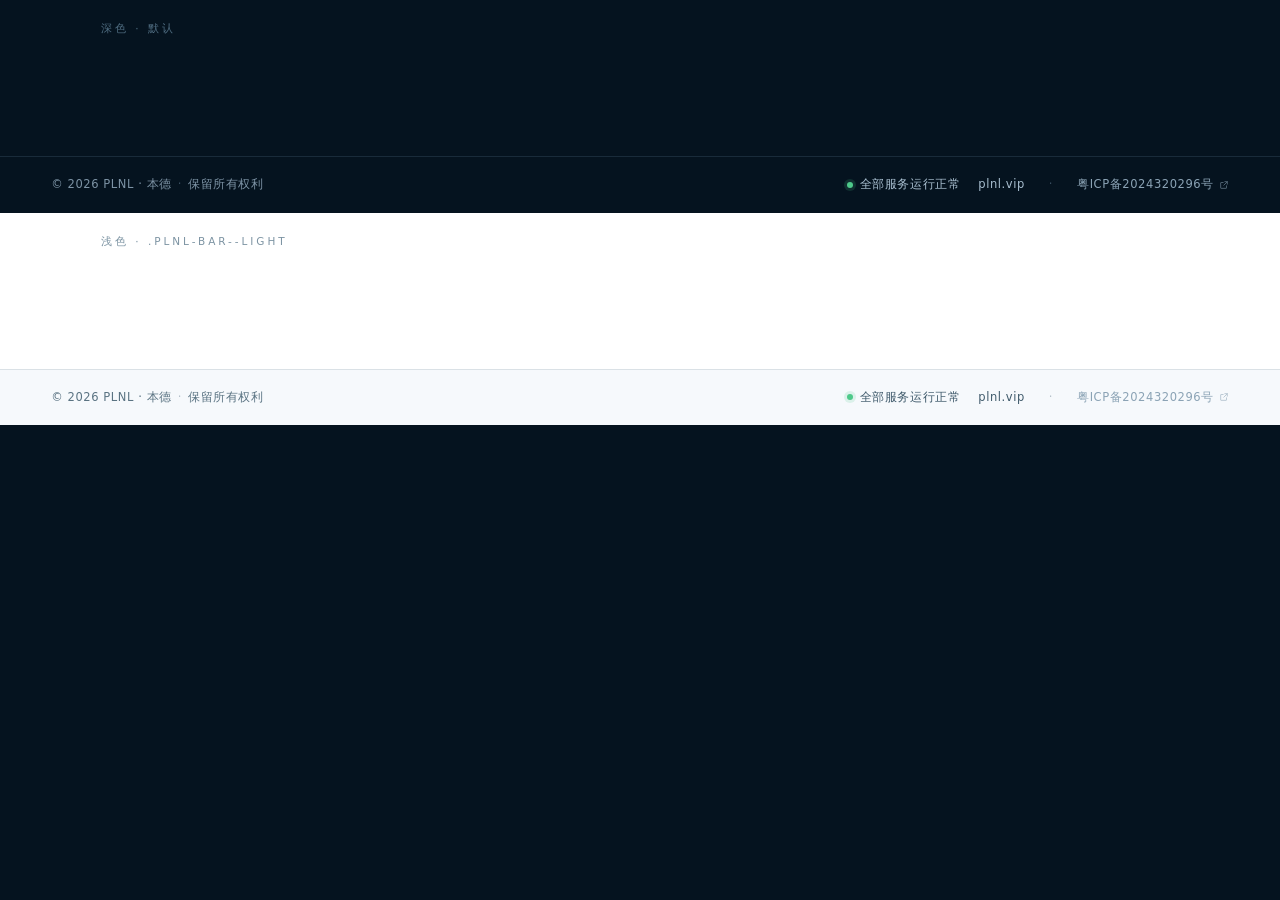
<file: footer/bar-demo.html>
<!DOCTYPE html>
<html lang="zh-CN">
<head>
<meta charset="UTF-8" />
<meta name="viewport" content="width=device-width, initial-scale=1" />
<title>PLNL · 本德 — 独立底栏</title>
<link rel="stylesheet" href="bar.css" />
<style>
  *,*::before,*::after{box-sizing:border-box}
  body{margin:0;background:#05131f;color:#a9bfd0;
       font-family:"Inter","PingFang SC",system-ui,sans-serif;-webkit-font-smoothing:antialiased}
  .demo-note{
    max-width:1180px;margin:0 auto;padding:22px clamp(20px,4vw,56px) 0;
    font-size:10.5px;letter-spacing:.28em;text-transform:uppercase;color:#4f6c80;
  }
  .demo-spacer{height:clamp(48px,10vw,120px)}
  .demo-light{background:#fff}
  .demo-light .demo-note{color:#7d94a3}
</style>
</head>
<body>

  <p class="demo-note">深色 · 默认</p>
  <div class="demo-spacer"></div>

  <!-- ↓↓↓ 底栏本体（深色） ↓↓↓ -->
  <footer class="plnl-bar">
    <p class="plnl-bar__copy">
      © 2026 PLNL · 本德<span class="sep" aria-hidden="true">·</span>保留所有权利
    </p>
    <div class="plnl-bar__meta">
      <p class="plnl-bar__status">
        <span class="plnl-bar__dot" aria-hidden="true"></span>全部服务运行正常
      </p>
      <a class="plnl-bar__domain" href="https://plnl.vip">plnl.vip</a>
      <span class="sep" aria-hidden="true">·</span>
      <a class="plnl-bar__icp" href="https://beian.miit.gov.cn/" target="_blank" rel="noopener noreferrer">
        粤ICP备2024320296号
        <svg viewBox="0 0 24 24" fill="none" stroke="currentColor" stroke-width="2" aria-hidden="true">
          <path d="M14 4h6v6M20 4l-8.5 8.5" stroke-linecap="round" stroke-linejoin="round"/>
          <path d="M18 14v5a1 1 0 0 1-1 1H5a1 1 0 0 1-1-1V7a1 1 0 0 1 1-1h5" stroke-linecap="round"/>
        </svg>
      </a>
    </div>
  </footer>

  <div class="demo-light">
    <p class="demo-note">浅色 · .plnl-bar--light</p>
    <div class="demo-spacer"></div>

    <!-- ↓↓↓ 底栏本体（浅色） ↓↓↓ -->
    <footer class="plnl-bar plnl-bar--light">
      <p class="plnl-bar__copy">
        © 2026 PLNL · 本德<span class="sep" aria-hidden="true">·</span>保留所有权利
      </p>
      <div class="plnl-bar__meta">
        <p class="plnl-bar__status">
          <span class="plnl-bar__dot" aria-hidden="true"></span>全部服务运行正常
        </p>
        <a class="plnl-bar__domain" href="https://plnl.vip">plnl.vip</a>
        <span class="sep" aria-hidden="true">·</span>
        <a class="plnl-bar__icp" href="https://beian.miit.gov.cn/" target="_blank" rel="noopener noreferrer">
          粤ICP备2024320296号
          <svg viewBox="0 0 24 24" fill="none" stroke="currentColor" stroke-width="2" aria-hidden="true">
            <path d="M14 4h6v6M20 4l-8.5 8.5" stroke-linecap="round" stroke-linejoin="round"/>
            <path d="M18 14v5a1 1 0 0 1-1 1H5a1 1 0 0 1-1-1V7a1 1 0 0 1 1-1h5" stroke-linecap="round"/>
          </svg>
        </a>
      </div>
    </footer>
  </div>

</body>
</html>
</file>
<file: footer/footer.css>
/* ============================================================
   PLNL · 本德 — 站点页脚组件
   ------------------------------------------------------------
   深色为主（品牌基调），附带浅色变体 .plnl-footer--light
   紧凑变体 .plnl-footer--compact 用于轻量页面
   所有颜色走 CSS 变量，改一处即可整体换肤
   ============================================================ */

.plnl-footer {
  /* ---- 令牌：深色（默认） ---- */
  --f-bg: #05131f;
  --f-bg-glow: rgba(96, 150, 196, .13);
  --f-ink: #eef4f9;
  --f-soft: #a9bfd0;
  --f-mute: #7d93a5;
  --f-accent: #8ec6ea;
  --f-line: rgba(152, 188, 216, .14);
  --f-line-strong: rgba(152, 188, 216, .26);
  --f-hover-bg: rgba(142, 198, 234, .10);

  --f-sans: "Inter", "PingFang SC", "Hiragino Sans GB", "Microsoft YaHei", system-ui, -apple-system, sans-serif;
  --f-serif: "Songti SC", "Noto Serif SC", "Source Han Serif SC", "SimSun", Georgia, serif;
  --f-ease: cubic-bezier(.22, .61, .36, 1);

  position: relative;
  isolation: isolate;
  overflow: hidden;
  padding: clamp(48px, 7vw, 76px) clamp(20px, 4vw, 56px) 0;
  background: var(--f-bg);
  color: var(--f-soft);
  font-family: var(--f-sans);
  font-size: 12.5px;
  line-height: 1.8;
  -webkit-font-smoothing: antialiased;
}

/* 顶部一道会渐隐的细线 —— 页脚的“地平线” */
.plnl-footer::before {
  content: "";
  position: absolute;
  top: 0;
  left: 0;
  right: 0;
  height: 1px;
  background: linear-gradient(90deg,
      transparent 0%,
      rgba(142, 198, 234, .42) 22%,
      rgba(142, 198, 234, .10) 64%,
      transparent 100%);
}

/* 左上角的冷光，让整块不显得死板 */
.plnl-footer::after {
  content: "";
  position: absolute;
  inset: 0;
  z-index: -1;
  pointer-events: none;
  background: radial-gradient(68% 58% at 10% 0%, var(--f-bg-glow), transparent 62%);
}

/* ---------- 主体：品牌 + 三列导航 ---------- */
.plnl-footer__inner {
  display: grid;
  grid-template-columns: minmax(240px, 1.5fr) repeat(3, minmax(110px, 1fr));
  gap: clamp(28px, 4vw, 64px);
  width: 100%;
  max-width: 1180px;
  margin: 0 auto;
  padding-bottom: clamp(32px, 4vw, 48px);
}

/* ---------- 品牌区 ---------- */
.plnl-brand {
  display: inline-flex;
  align-items: center;
  gap: 12px;
  color: inherit;
  text-decoration: none;
}

.plnl-brand__mark {
  display: inline-flex;
  align-items: center;
  justify-content: center;
  width: 38px;
  height: 38px;
  flex: 0 0 auto;
  border-radius: 10px;
  background: linear-gradient(165deg, #bfe4fa 0%, #5f9fc9 42%, #24506e 100%);
  box-shadow: inset 0 1px 0 rgba(255, 255, 255, .55), 0 8px 20px -10px rgba(120, 180, 225, .8);
}
.plnl-brand__mark svg { width: 21px; height: 21px; }

.plnl-brand__text { display: flex; flex-direction: column; gap: 6px; line-height: 1; }
.plnl-brand__word {
  font-size: 12.5px;
  font-weight: 600;
  letter-spacing: .44em;
  color: var(--f-ink);
}
.plnl-brand__cn {
  font-family: var(--f-serif);
  font-size: 17px;
  font-weight: 500;
  letter-spacing: .22em;
  color: var(--f-ink);
}
.plnl-brand__cn span { color: var(--f-mute); letter-spacing: .1em; }

.plnl-brand__tagline {
  max-width: 30ch;
  text-wrap: pretty;
  margin: 16px 0 0;
  font-size: 12.5px;
  line-height: 1.95;
  color: var(--f-mute);
}

/* 域名：一条会长的下划线，比按钮轻、比纯文字有辨识度 */
.plnl-domain {
  display: inline-flex;
  align-items: baseline;
  gap: 6px;
  margin-top: 14px;
  padding-bottom: 3px;
  font-size: 12px;
  letter-spacing: .12em;
  color: var(--f-accent);
  text-decoration: none;
  border-bottom: 1px solid rgba(142, 198, 234, .28);
  transition: border-color .2s var(--f-ease), color .2s var(--f-ease);
}
.plnl-domain:hover { color: #d3ecfa; border-bottom-color: rgba(211, 236, 250, .7); }
.plnl-domain svg { width: 11px; height: 11px; opacity: .8; }

/* ---------- 导航列 ---------- */
.plnl-col__title {
  margin: 0 0 14px;
  font-size: 9.5px;
  font-weight: 600;
  letter-spacing: .26em;
  text-transform: uppercase;
  color: #8399aa;
}
.plnl-col ul { margin: 0; padding: 0; list-style: none; }
.plnl-col li + li { margin-top: 9px; }

.plnl-col a {
  position: relative;
  display: inline-block;
  color: var(--f-soft);
  text-decoration: none;
  transition: color .18s var(--f-ease), transform .18s var(--f-ease);
}
.plnl-col a:hover { color: var(--f-ink); transform: translateX(2px); }
.plnl-col a::after {
  content: "";
  position: absolute;
  left: 0; right: 100%; bottom: -2px;
  height: 1px;
  background: var(--f-accent);
  transition: right .22s var(--f-ease);
}
.plnl-col a:hover::after { right: 0; }

.plnl-col .is-beta {
  margin-left: 6px;
  padding: 1px 5px;
  border-radius: 4px;
  font-size: 9px;
  letter-spacing: .1em;
  color: var(--f-accent);
  background: rgba(142, 198, 234, .12);
}

/* 状态点：小绿点 + 文字，暗示服务在线 */
.plnl-status { display: inline-flex; align-items: center; gap: 7px; }
.plnl-status__dot {
  width: 6px; height: 6px;
  flex: 0 0 auto;
  border-radius: 50%;
  background: #4ec98a;
  box-shadow: 0 0 0 3px rgba(78, 201, 138, .16);
}

/* ---------- 底部条 ---------- */
.plnl-footer__bar {
  display: flex;
  flex-wrap: wrap;
  align-items: center;
  justify-content: space-between;
  gap: 10px 24px;
  width: 100%;
  max-width: 1180px;
  margin: 0 auto;
  padding: 18px 0 24px;
  border-top: 1px solid var(--f-line);
  font-size: 11.5px;
  letter-spacing: .05em;
  color: var(--f-mute);
}
.plnl-footer__bar p { margin: 0; }
.plnl-footer__bar a { color: inherit; text-decoration: none; transition: color .18s var(--f-ease); }
.plnl-footer__bar a:hover { color: var(--f-accent); }

/* 底栏右侧：状态 + 域名 + 备案，可换行 */
.plnl-bar__meta {
  display: flex;
  flex-wrap: wrap;
  align-items: center;
  gap: 8px 20px;
}
.plnl-bar__meta p { margin: 0; }
.plnl-bar__meta a:not(.plnl-icp) {
  color: var(--f-soft);
  text-decoration: none;
  transition: color .18s var(--f-ease);
}
.plnl-bar__meta a:not(.plnl-icp):hover { color: var(--f-accent); }

/* 备案号：合规要求必须可点击，指回工信部备案系统 */
.plnl-icp {
  display: inline-flex;
  align-items: center;
  gap: 5px;
  color: #8ba3b5;
}
.plnl-icp svg { width: 10px; height: 10px; opacity: .65; }
.plnl-icp:hover svg { opacity: 1; }

/* 底部分隔点 */
.plnl-footer__bar .sep { margin: 0 8px; color: rgba(152, 188, 216, .3); }

/* ---------- 键盘可达性 ---------- */
.plnl-footer a:focus-visible {
  outline: 2px solid var(--f-accent);
  outline-offset: 3px;
  border-radius: 3px;
}

/* ============================================================
   浅色变体：给白色/浅灰页面用
   ============================================================ */
.plnl-footer--light {
  --f-bg: #f6f9fc;
  --f-bg-glow: rgba(96, 150, 196, .10);
  --f-ink: #0d2233;
  --f-soft: #3f5a6b;
  --f-mute: #5a7382;
  --f-accent: #1f6d9c;
  --f-line: rgba(18, 52, 74, .12);
  --f-line-strong: rgba(18, 52, 74, .22);
}
.plnl-footer--light::before {
  background: linear-gradient(90deg, transparent, rgba(31, 109, 156, .32) 22%, rgba(31, 109, 156, .08) 64%, transparent);
}
.plnl-footer--light .plnl-col__title { color: #5b7484; }
.plnl-footer--light .plnl-col a:hover { color: var(--f-ink); }
.plnl-footer--light .plnl-domain { border-bottom-color: rgba(31, 109, 156, .35); }
.plnl-footer--light .plnl-domain:hover { color: #0d2233; }
.plnl-footer--light .plnl-icp { color: #4a6272; }

/* ============================================================
   紧凑变体：一行搞定，适合内容较轻的页面
   ============================================================ */
.plnl-footer--compact { padding: 20px clamp(20px, 4vw, 56px); }
.plnl-footer--compact::after { display: none; }

.plnl-footer--compact .plnl-footer__compact-row {
  display: flex;
  flex-wrap: wrap;
  align-items: center;
  justify-content: space-between;
  gap: 12px 28px;
  max-width: 1180px;
  margin: 0 auto;
  font-size: 11.5px;
  letter-spacing: .05em;
  color: var(--f-mute);
}
.plnl-footer--compact .plnl-brand { gap: 9px; }
.plnl-footer--compact .plnl-brand__mark { width: 26px; height: 26px; border-radius: 7px; }
.plnl-footer--compact .plnl-brand__mark svg { width: 15px; height: 15px; }
.plnl-footer--compact .plnl-brand__word { font-size: 12px; letter-spacing: .3em; }
.plnl-footer--compact .plnl-brand__cn { font-size: 11px; letter-spacing: .2em; }
.plnl-footer--compact .plnl-links {
  display: flex;
  flex-wrap: wrap;
  align-items: center;
  gap: 8px 18px;
}
.plnl-footer--compact .plnl-links a { color: var(--f-soft); text-decoration: none; }
.plnl-footer--compact .plnl-links a:hover { color: var(--f-accent); }

/* ============================================================
   响应式
   ============================================================ */
/* 紧凑版不显示品牌长文案，只留标识 + 域名 */
.plnl-footer--compact .plnl-brand__tagline { display: none; }

@media (max-width: 900px) {
  .plnl-footer__inner {
    grid-template-columns: repeat(2, minmax(0, 1fr));
    gap: 32px 24px;
  }
  .plnl-brand-block { grid-column: 1 / -1; }
}

@media (max-width: 560px) {
  .plnl-footer {
    padding-top: 40px;
    font-size: 12px;
  }
  .plnl-footer__inner {
    grid-template-columns: repeat(2, minmax(0, 1fr));
    gap: 28px 20px;
    padding-bottom: 28px;
  }
  .plnl-brand__mark { width: 32px; height: 32px; border-radius: 9px; }
  .plnl-brand__mark svg { width: 18px; height: 18px; }
  .plnl-brand__word { font-size: 11.5px; }
  .plnl-brand__cn { font-size: 15px; }
  .plnl-footer__bar {
    flex-direction: column;
    align-items: flex-start;
    gap: 8px;
    padding: 16px 0 22px;
  }
  .plnl-footer--compact .plnl-footer__compact-row { justify-content: flex-start; }
}

@media (prefers-reduced-motion: reduce) {
  .plnl-footer *,
  .plnl-footer *::before,
  .plnl-footer *::after { transition: none !important; }
}
</file>
<file: footer/bar.css>
/* ============================================================
   PLNL · 本德 — 独立底栏（单行版权 / 状态 / 域名 / 备案）
   不依赖 footer.css，整份复制即用
   变体：.plnl-bar--light 浅色底
   ============================================================ */

.plnl-bar {
  /* ---- 令牌 ---- */
  --bar-ink: #a9bfd0;          /* 主要文字 */
  --bar-mute: #7d93a5;         /* 版权行 */
  --bar-accent: #8ec6ea;       /* 悬停 */
  --bar-line: rgba(152, 188, 216, .14);
  --bar-dot: #4ec98a;          /* 服务状态点 */
  --bar-bg: transparent;

  --bar-max: 1600px;   /* 超宽屏时内容不贴边，常见宽度下等同满宽 + 内边距 */
  --bar-pad: clamp(20px, 4vw, 56px);

  display: flex;
  flex-wrap: wrap;
  align-items: center;
  justify-content: space-between;
  gap: 8px 24px;
  width: 100%;
  margin: 0;
  padding: 18px max(var(--bar-pad), calc((100% - var(--bar-max)) / 2));
  border-top: 1px solid var(--bar-line);
  background: var(--bar-bg);
  color: var(--bar-mute);
  font-family: "Inter", "PingFang SC", "Hiragino Sans GB", "Microsoft YaHei", system-ui, -apple-system, sans-serif;
  font-size: 11.5px;
  line-height: 1.7;
  letter-spacing: .05em;
  -webkit-font-smoothing: antialiased;
}

/* 两侧各留一半，内容仍然按 1180 居中 */
.plnl-bar__copy,
.plnl-bar__meta {
  display: flex;
  flex-wrap: wrap;
  align-items: center;
  gap: 8px 18px;
  margin: 0;
}
/* 版权行用行内排版，分隔点间距比 flex gap 更自然 */
.plnl-bar__copy { display: block; }
.plnl-bar__meta { margin-left: auto; justify-content: flex-end; }

.plnl-bar p { margin: 0; }

/* ---------- 链接 ---------- */
.plnl-bar a {
  color: var(--bar-ink);
  text-decoration: none;
  transition: color .18s cubic-bezier(.22, .61, .36, 1);
}
.plnl-bar a:hover { color: var(--bar-accent); }
.plnl-bar a:focus-visible {
  outline: 2px solid var(--bar-accent);
  outline-offset: 3px;
  border-radius: 3px;
}

/* 域名：比备案号稍亮一点，形成层次 */
.plnl-bar__domain { color: var(--bar-ink); }

/* 备案号：合规要求必须可点击，指向工信部备案系统 */
.plnl-bar a.plnl-bar__icp {
  display: inline-flex;
  align-items: center;
  gap: 5px;
  color: #8ba3b5;
}
.plnl-bar__icp svg { width: 10px; height: 10px; opacity: .65; transition: opacity .18s ease; }
.plnl-bar__icp:hover { color: var(--bar-accent); }
.plnl-bar__icp:hover svg { opacity: 1; }

/* 分隔点 */
.plnl-bar .sep { margin: 0 6px; color: rgba(152, 188, 216, .35); }

/* ---------- 服务状态 ---------- */
.plnl-bar__status {
  display: inline-flex;
  align-items: center;
  gap: 7px;
  color: var(--bar-ink);
}
.plnl-bar__dot {
  width: 6px;
  height: 6px;
  flex: 0 0 auto;
  border-radius: 50%;
  background: var(--bar-dot);
  box-shadow: 0 0 0 3px rgba(78, 201, 138, .16);
}

/* ---------- 浅色变体 ---------- */
.plnl-bar--light {
  --bar-bg: #f6f9fc;
  --bar-ink: #3f5a6b;
  --bar-mute: #5a7382;
  --bar-accent: #1f6d9c;
  --bar-line: rgba(18, 52, 74, .12);
}
.plnl-bar--light .plnl-bar__icp { color: #4a6272; }
.plnl-bar--light .sep { color: rgba(18, 52, 74, .28); }

/* ---------- 响应式 ---------- */
@media (max-width: 720px) {
  .plnl-bar {
    flex-direction: column;
    align-items: flex-start;
    gap: 6px;
    padding-top: 16px;
    padding-bottom: 20px;
  }
  .plnl-bar__meta { margin-left: 0; justify-content: flex-start; gap: 6px 10px; }
}

@media (prefers-reduced-motion: reduce) {
  .plnl-bar * { transition: none !important; }
}
</file>
